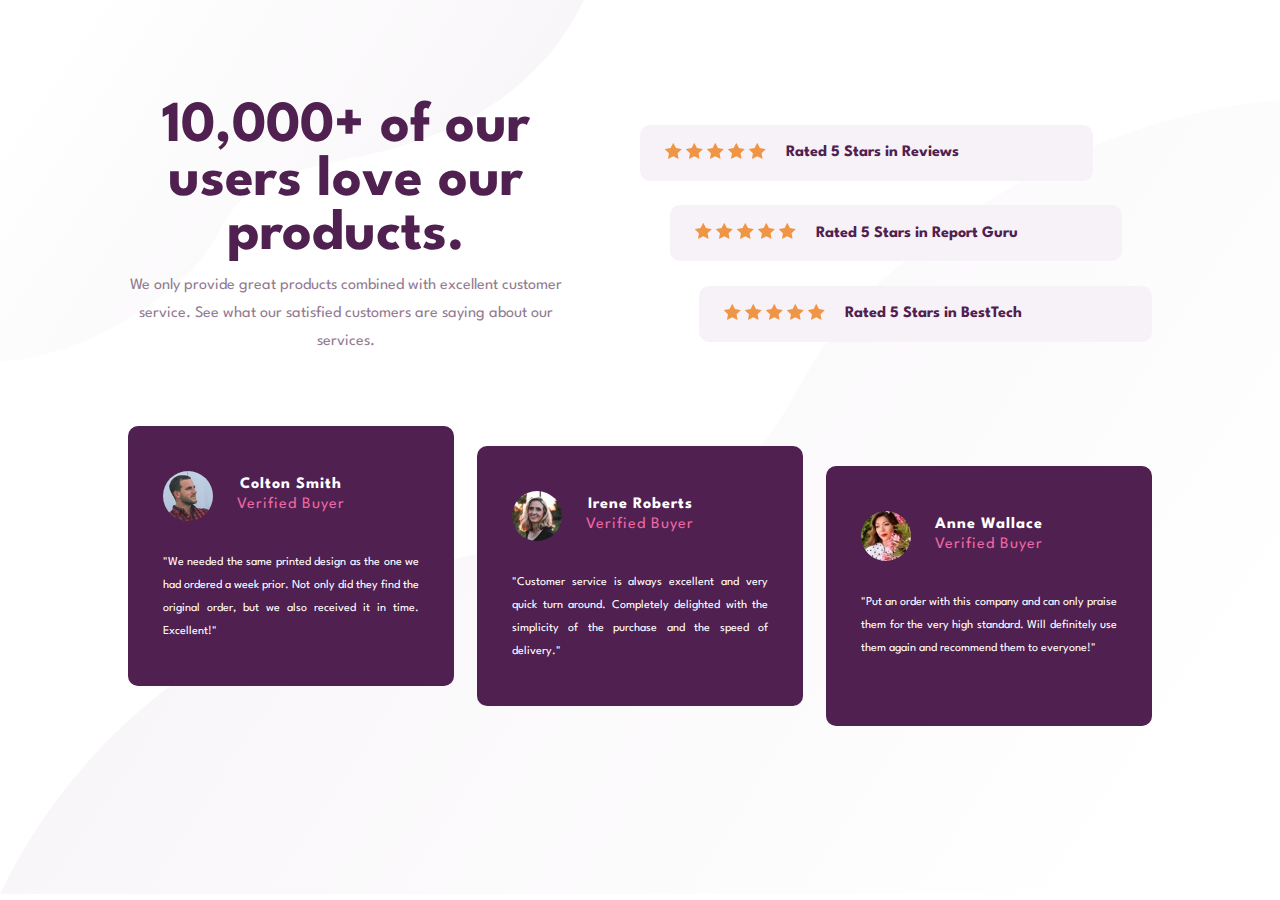
<file: social-proof-section/index.html>
<!DOCTYPE html>
<html lang="en">

<head>
  <meta charset="UTF-8" />
  <meta name="viewport" content="width=device-width, initial-scale=1.0" />
  <!-- displays site properly based on user's device -->

  <link rel="icon" type="image/png" sizes="32x32" href="./images/favicon-32x32.png" />
  <link rel="stylesheet" href="./main.css">

  <title>Frontend Mentor | Social proof section</title>

  <!-- Feel free to remove these styles or customise in your own stylesheet 👍 -->
  <style>
    .attribution {
      font-size: 11px;
      text-align: center;
    }

    .attribution a {
      color: hsl(228, 45%, 44%);
    }
  </style>
</head>

<body>
  <div class="top-level">
    <div class="top-half">
      <div class="promo-content">
        <div class="promo-content-inner">
          <div>
            <section>
              <h1 class='promo-heading'>10,000+ of our users love our products.</h1>

              <p>We only provide great products combined with excellent customer service.
                See what our satisfied customers are saying about our services.</p>
            </section>
          </div>
        </div>
      </div>
      <div class="rating">
        <div class="rated-text rated-1">
          <div class="stars">
            <img src="images/icon-star.svg" />
            <img src="images/icon-star.svg" />
            <img src="images/icon-star.svg" />
            <img src="images/icon-star.svg" />
            <img src="images/icon-star.svg" />
          </div>
          Rated 5 Stars in Reviews
        </div>
        <div class="rated-text rated-2">
          <div class="stars">
            <img src="images/icon-star.svg" />
            <img src="images/icon-star.svg" />
            <img src="images/icon-star.svg" />
            <img src="images/icon-star.svg" />
            <img src="images/icon-star.svg" />
          </div>
          Rated 5 Stars in Report Guru
        </div>
        <div class="rated-text rated-3">
          <div class="stars">
            <img src="images/icon-star.svg" />
            <img src="images/icon-star.svg" />
            <img src="images/icon-star.svg" />
            <img src="images/icon-star.svg" />
            <img src="images/icon-star.svg" />
          </div>
          Rated 5 Stars in BestTech
        </div>
      </div>
    </div>
    <div class="bottom-half">
      <div class="customer-reviews">

        <div class="customer-review review-1">
          <div class="buyer-header">
            <img src="./images/image-colton.jpg" class="buyer-img">
            <div class="buyer-info">
              <div class="customer-name">Colton Smith</div>
              <div class="verified-buyer">Verified Buyer</div>
            </div>
          </div>
          <div class="review-content">
            "We needed the same printed design as the one we had ordered a week prior.
            Not only did they find the original order, but we also received it in time.
            Excellent!"
          </div>
        </div>

        <div class="customer-review review-2">
          <div class="buyer-header">
            <img src="./images/image-irene.jpg" class="buyer-img">
            <div class="buyer-info">
              <div class="customer-name">Irene Roberts</div>
              <div class="verified-buyer">Verified Buyer</div>
            </div>

          </div>
          <div class="review-content">
            "Customer service is always excellent and very quick turn around. Completely
            delighted with the simplicity of the purchase and the speed of delivery."
          </div>
        </div>
        <div class="customer-review review-3">
          <div class="buyer-header">
            <img src="./images/image-anne.jpg" class="buyer-img">
            <div class="buyer-info">
              <div class="customer-name">Anne Wallace</div>
              <div class="verified-buyer">Verified Buyer</div>
            </div>
          </div>
          <div class="review-content">
            "Put an order with this company and can only praise them for the very high
            standard. Will definitely use them again and recommend them to everyone!"
          </div>
        </div>
      </div>
    </div>
  </div>

  <!--div class="attribution">
    Challenge by
    <a href="https://www.frontendmentor.io?ref=challenge" target="_blank">Frontend Mentor</a>. Coded by <a href="#">Your
      Name Here</a>.
  </div-->
  </div>
</body>

</html>
</file>
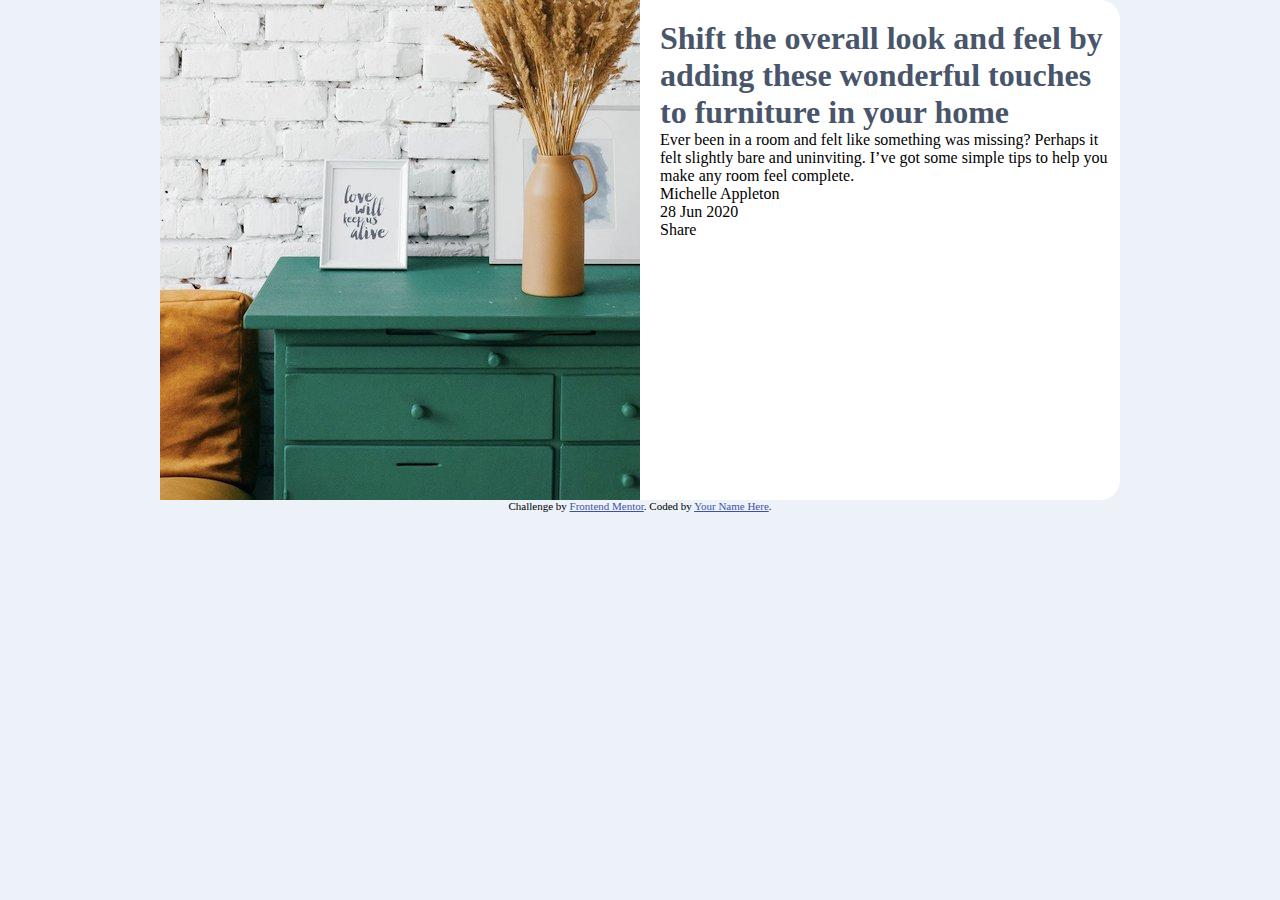
<file: frontendmentor/article-preview-component/index.html>
<!DOCTYPE html>
<html lang="en">

<head>
  <meta charset="UTF-8">
  <meta name="viewport" content="width=device-width, initial-scale=1.0">
  <!-- displays site properly based on user's device -->

  <link rel="icon" type="image/png" sizes="32x32" href="./images/favicon-32x32.png">
  <link rel="stylesheet" href="./main.css">

  <title>Frontend Mentor | Article preview component</title>

  <!-- Feel free to remove these styles or customise in your own stylesheet 👍 -->
  <style>
    .attribution {
      font-size: 11px;
      text-align: center;
    }

    .attribution a {
      color: hsl(228, 45%, 44%);
    }
  </style>
</head>

<body>
  <div class="content">
    <div class="main-image"></div>

    <div class="text-content">
      <h1> Shift the overall look and feel by adding these wonderful
        touches to furniture in your home</h1>

      <p>Ever been in a room and felt like something was missing? Perhaps
        it felt slightly bare and uninviting. I’ve got some simple tips
        to help you make any room feel complete.</p>
      <div class="customer-info">
        <div class="customer-name">Michelle Appleton</div>
        <div class="customer-date">28 Jun 2020</div>
        <div class="static-active">
          Share
        </div>
      </div>
    </div>
  </div>

  <div class="attribution">
    Challenge by <a href="https://www.frontendmentor.io?ref=challenge" target="_blank">Frontend Mentor</a>.
    Coded by <a href="#">Your Name Here</a>.
  </div>
</body>

</html>
</file>
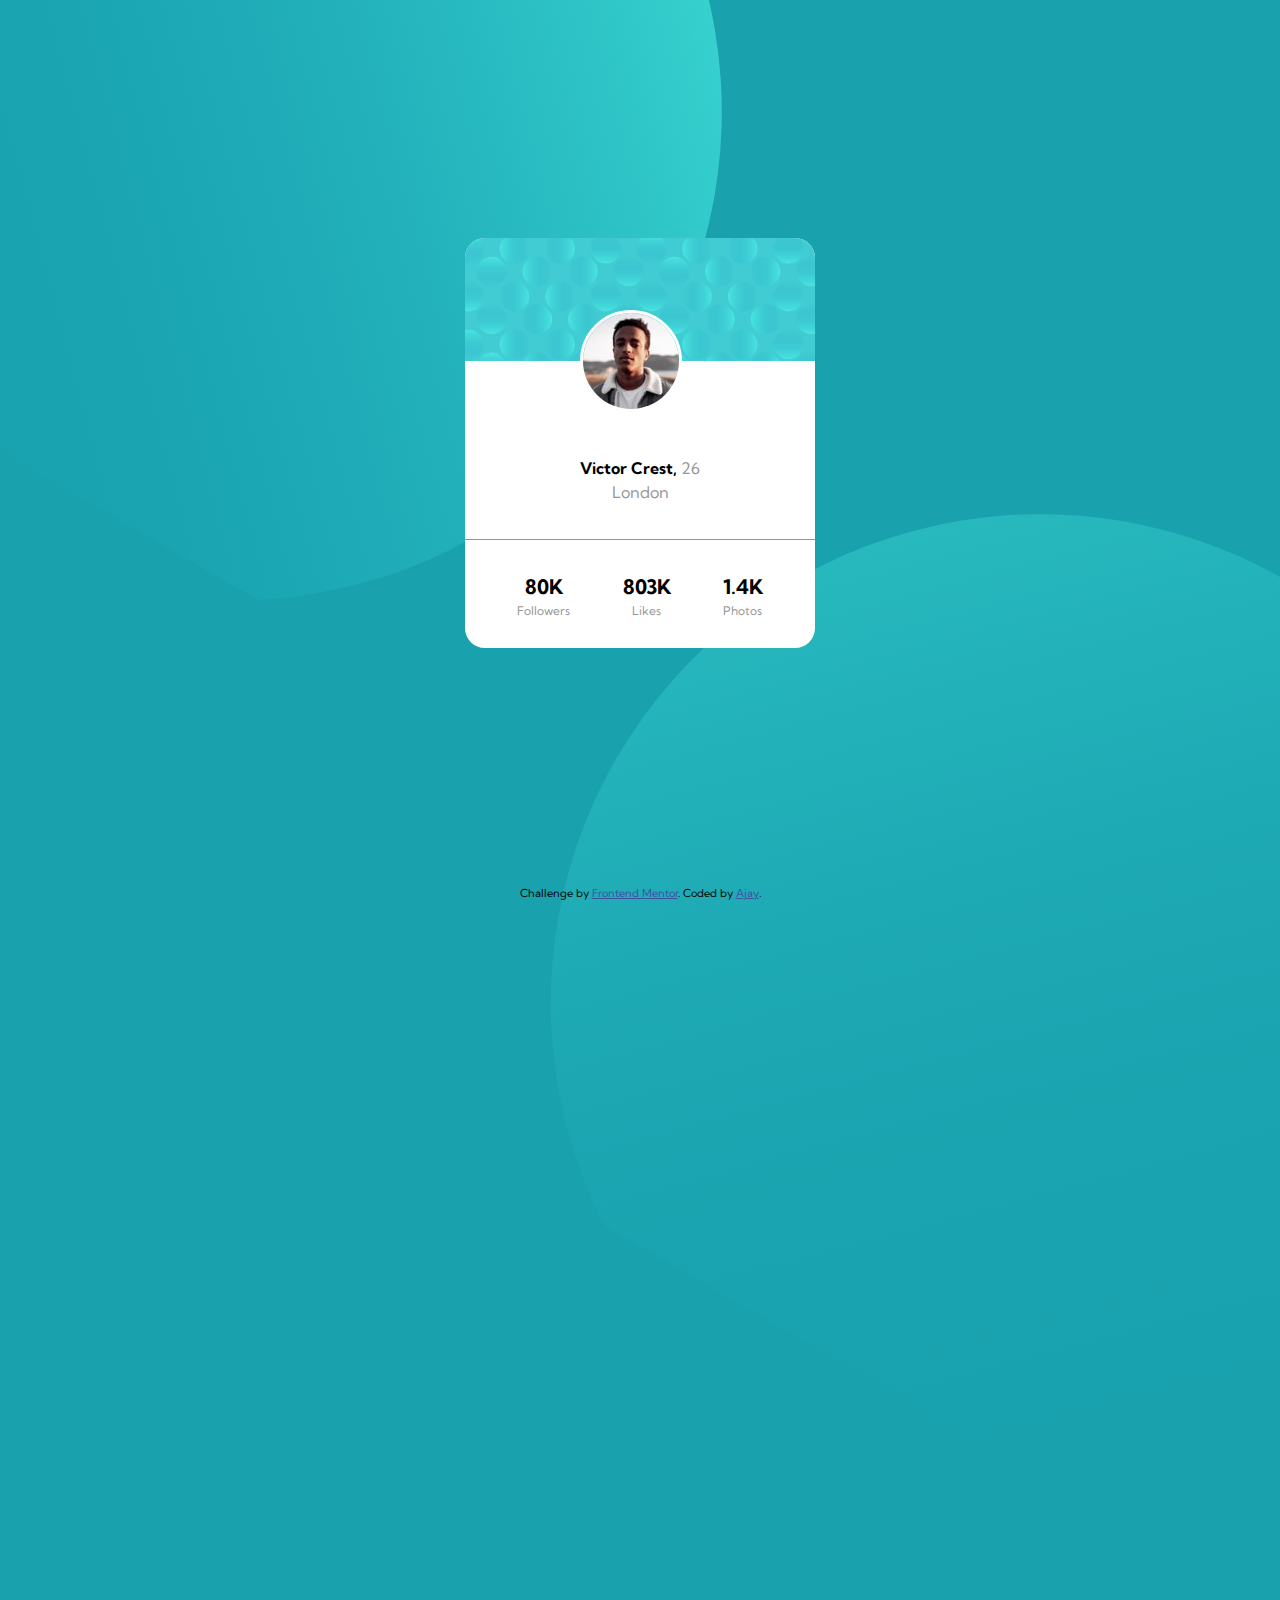
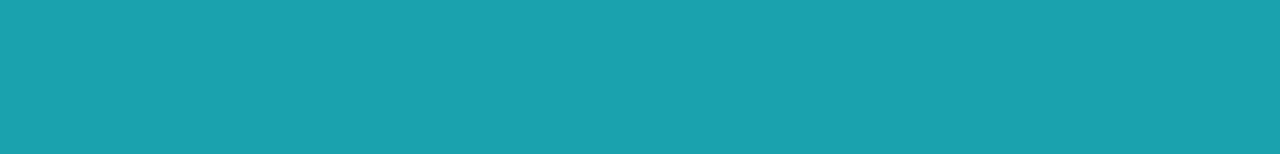
<file: frontendmentor/profile-card-component-main/index.html>
<!DOCTYPE html>
<html lang="en">

<head>
    <meta charset="UTF-8">
    <meta name="viewport" content="width=device-width, initial-scale=1.0"> <!-- displays site properly based on user's device -->

    <link rel="icon" type="image/png" sizes="32x32" href="./images/favicon-32x32.png">
    <link rel="stylesheet" href="./main.css">

    <title>Frontend Mentor | Profile card component</title>

    <!-- Feel free to remove these styles or customise in your own stylesheet 👍 -->
    <style>
        .attribution {
            font-size: 11px;
            text-align: center;
        }

        .attribution a {
            color: hsl(228, 45%, 44%);
        }

    </style>
</head>

<body>
    <div class="content">
        <div class="card-container">
            <div class="card">
                <div class="user-info-header">
                    <div class="user-img-container">
                        <img class="user-img" src="images/image-victor.jpg" />
                    </div>
                    <div class="user-info-header-text">
                        <div class="highlighted-text">
                            Victor Crest,
                            <span class="user-age light-text">26</span>
                        </div>
                        <div class="user-location light-text">London</div>
                    </div>
                </div>
                
                <div class="custom-ruler"></div>
                <div class="user-info-footer">
                    <div class="followers">
                        <div class="highlighted-text">
                            80K
                        </div>
                        <div class="light-text">
                            Followers
                        </div>
                    </div>
                    <div class="likes">

                        <div class="highlighted-text">
                            803K
                        </div>
                        <div class="light-text">
                            Likes
                        </div>
                    </div>
                    <div class="photos">
                        <div class="highlighted-text">
                            1.4K
                        </div>
                        <div class="light-text">
                            Photos
                        </div>
                    </div>
                </div>
            </div>
        </div>
        <div class="attribution">
            Challenge by <a href="https://www.frontendmentor.io?ref=challenge" target="_blank">Frontend Mentor</a>.
            Coded by <a href="#">Ajay</a>.
        </div>
    </div>
</body>

</html>
</file>
<file: social-proof-section/main.css>
@import url("https://fonts.googleapis.com/css2?family=Spartan:wght@400;800&display=swap");
* {
    margin: 0;
    padding: 0;
}

body {
    font-family: 'Spartan', sans-serif;
    background: url("./images/bg-pattern-top-desktop.svg") top left, url("./images/bg-pattern-bottom-desktop.svg") bottom right;
    background-repeat: no-repeat;
    background-position: left top, right 100px;
    background-size: auto, cover;
}

.top-level {
    margin: 100px auto 0px auto;
    max-width: 1440px;
    width: 80%;
    text-align: center;
}

.top-half {
    display: flex;
    flex-direction: column;
}

section h1 {
    font-size: 28px;
    margin-bottom: 10px;
    color: hsl(300, 43%, 22%);
}

section p {
    font-size: 13px;
    line-height: 22px;
    color: hsl(303, 10%, 53%);
}

.bottom-half {
    margin: 70px auto 0px auto;
}

.promo-content {
    flex: 0 0 50%;
    display: flex
}

.promo-heading {
    color: hsl(300, 43%, 22%);
}

.rating {
    flex: 0 0 50%;
    display: flex;
    flex-direction: column;
    justify-content: space-evenly;
    align-items: center;
    margin-top: 20px;
    /*border: 1px solid red;*/
}

.stars {
    margin-right: 20px;
    margin-bottom: 8px;
}

.rated-text {
    width: 80%;
    background-color: hsl(300, 24%, 96%);
    color: hsl(300, 43%, 22%);
    border-radius: 10px;
    display: initial;
    align-items: center;
    padding: 18px;
    padding-left: 25px;
    font-weight: 700;
    margin-top: 10px;
    font-size: 12px;
}

.customer-reviews {
    display: flex;
    flex-direction: column;
    align-items: center;
}

.customer-review {
    background-color: hsl(300, 43%, 22%);
    border-radius: 10px;
    flex-basis: 25%;
    padding: 35px;
    padding-top: 45px;
    height: 180px;
}

.buyer-info {
    margin-left: 24px;
}

.buyer-info .customer-name {
    font-weight: bold;
    letter-spacing: 1px;
    line-height: 28px;
    color: white;
    font-weight: 500px;
}

.buyer-info .verified-buyer {
    color: hsl(333, 80%, 67%);
    letter-spacing: 1px;
    line-height: 12px;
}

.review-content {
    font-size: 12px;
    line-height: 23px;
    text-align: justify;
    margin-top: 30px;
}

.buyer-header {
    display: flex;
}

.buyer-img {
    height: 50px;
    border-radius: 999px;
}

.verified-buyer {
    color: hsl(333, 80%, 67%);
}

.review-content {
    color: white;
}

.review-2 {
    margin-top: 20px;
}

.review-3 {
    margin-top: 20px;
}

@media only screen and (min-width: 376px) {
    section h1 {
        font-size: 58px;
    }
    section p {
        font-size: 16px;
        line-height: 28px;
    }
    .top-half {
        flex-direction: row;
        justify-content: space-around;
    }
    .promo-content-inner {
        flex-basis: 85%;
    }
    .rating {
        margin-top: 0px;
    }
    .rated-text {
        display: flex;
        font-size: 16px;
    }
    .rated-1 {
        align-self: flex-start;
    }
    .rated-2 {
        align-self: center;
    }
    .rated-3 {
        align-self: flex-end;
        margin-bottom: 0px;
    }
    .stars {
        margin-bottom: 0px;
    }
    .customer-reviews {
        flex-direction: row;
        align-items: initial;
        justify-content: space-between;
    }
    .customer-review {
        max-width: 30%;
    }
    .review-2 {
        margin-top: 20px;
    }
    .review-3 {
        margin-top: 40px;
    }
}
</file>
<file: frontendmentor/article-preview-component/main.css>
* {
    padding: 0;
    margin: 0;
}

body {
    background-color: hsl(210, 46%, 95%);
}

.content {
    width: 75%;
    margin: auto;
    border-radius: 20px;
    height: 500px;
    background-color: white;
    display: flex;
}

.main-image {
    background-image: url("./images/drawers.jpg");
    flex: 0 0 50%;
}

.text-content {
    margin-top: 20px;
    margin-left: 20px;
}
.text-content h1 {
    
    color: hsl(217, 19%, 35%);
}
</file>
<file: frontendmentor/profile-card-component-main/main.css>
@import url('https://fonts.googleapis.com/css2?family=Kumbh+Sans:wght@400;700&display=swap');

* {
    margin: 0;
    padding: 0;
    box-sizing: border-box;
}


body,
html {
    height: 100%;
}

body {
    font-family: 'Kumbh Sans', sans-serif;
    background-color: hsl(185, 75%, 39%);
}

.highlighted-text {
    font-weight: 700;
}

.light-text {
    font-weight: 400;
    color: hsl(0, 0%, 59%)
}

.custom-ruler {
    margin-top: 35px;
    margin-bottom: 35px;
    height: 1px;
    background: hsl(0, 0%, 59%)
}


.content {
    height: 100%;
    display: flex;
    flex-direction: column;
    justify-content: center;
    overflow: hidden;
}

.content::before {
    content:  "";
    position: absolute;
    z-index: -1;
    background-image: url(./images/bg-pattern-top.svg);
    background-repeat: no-repeat;
    width: 100%;
    height: 100%;
    top: -33%;
    left: -20%;
    transform: rotate(30deg);
    
}

.content::after {
    content:  "";
    position: absolute;
    z-index: -1;
    background-image: url(./images/bg-pattern-bottom.svg);
    background-repeat: no-repeat;
    width: 100%;
    height: 100%;
    top: 66%;
    left: 43%;
    transform: rotate(30deg);
    
}

.card-container {
    margin: auto;
}

.card {
    position: relative;
    background-color: white;
    border-radius: 20px;
    overflow: hidden;
    width: 350px;
    z-index: 1;

    display: flex;
    flex-direction: column;
}

.card::after {
    content: "";
    background: url("./images/bg-pattern-card.svg");
    position: absolute;
    left: 0px;
    top: 0px;
    width: 100%;
    height: 30%;
    z-index: -1;
}

.user-info-header {
    margin: auto;
}
.user-img-container {
    margin-top: 60%;
}

.user-img {
    border: 3px solid white;
    border-radius: 65px;
}

.user-info-header-text {
    margin-top: 40px;
    text-align: center;
    line-height: 1.5em
}

.user-info-footer {
    display: flex;
    justify-content: space-evenly;
    text-align: center;
    margin-bottom: 25px;
    line-height: 1.5em
    
}

.user-info-footer .highlighted-text {
    font-size: 1.25em
}



.user-info-footer .light-text {
    font-size: .75em
}
</file>
